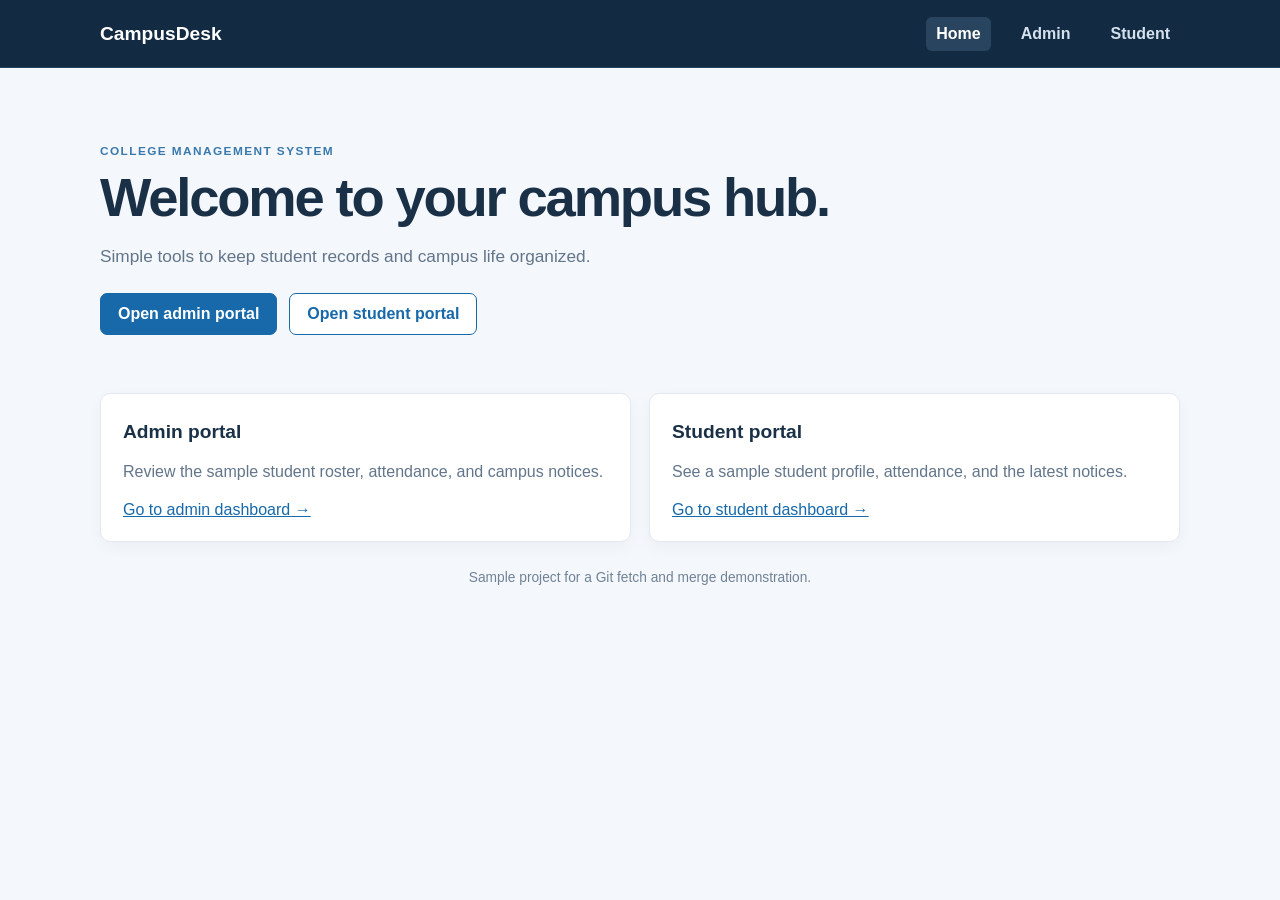
<file: index.html>
<!doctype html>
<html lang="en">
<head>
  <meta charset="utf-8">
  <meta name="viewport" content="width=device-width, initial-scale=1">
  <title>CampusDesk | College Management</title>
  <link rel="stylesheet" href="style.css">
</head>
<body>
  <header class="site-header">
    <a class="brand" href="index.html">CampusDesk</a>
    <nav aria-label="Main navigation">
      <a href="index.html" aria-current="page">Home</a>
      <a href="admin.html">Admin</a>
      <a href="user.html">Student</a>
    </nav>
  </header>
  <main class="container">
    <section class="hero">
      <p class="eyebrow">COLLEGE MANAGEMENT SYSTEM</p>
      <h1>Welcome to your campus hub.</h1>
      <p>Simple tools to keep student records and campus life organized.</p>
      <div class="actions">
        <a class="button" href="admin.html">Open admin portal</a>
        <a class="button button-secondary" href="user.html">Open student portal</a>
      </div>
    </section>
    <section class="portal-grid" aria-label="Available portals">
      <article class="card">
        <h2>Admin portal</h2>
        <p>Review the sample student roster, attendance, and campus notices.</p>
        <a href="admin.html">Go to admin dashboard →</a>
      </article>
      <article class="card">
        <h2>Student portal</h2>
        <p>See a sample student profile, attendance, and the latest notices.</p>
        <a href="user.html">Go to student dashboard →</a>
      </article>
    </section>
  </main>
  <footer class="site-footer">Sample project for a Git fetch and merge demonstration.</footer>
</body>
</html>
</file>
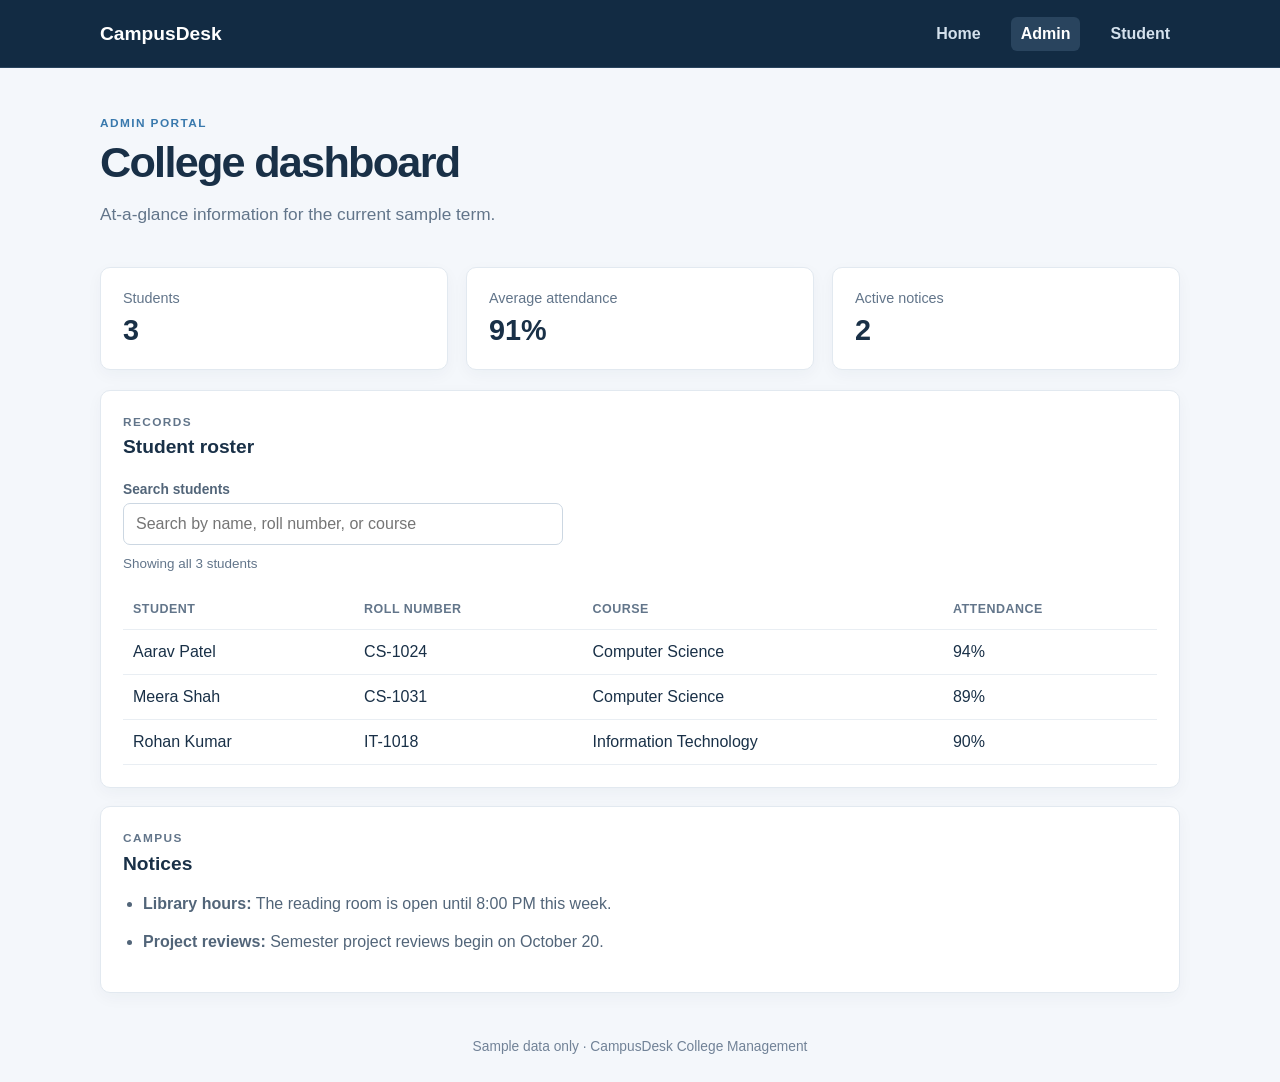
<file: admin.html>
<!doctype html>
<html lang="en">
<head>
  <meta charset="utf-8">
  <meta name="viewport" content="width=device-width, initial-scale=1">
  <title>Admin dashboard | CampusDesk</title>
  <link rel="stylesheet" href="style.css">
</head>
<body>
  <header class="site-header">
    <a class="brand" href="index.html">CampusDesk</a>
    <nav aria-label="Main navigation">
      <a href="index.html">Home</a>
      <a href="admin.html" aria-current="page">Admin</a>
      <a href="user.html">Student</a>
    </nav>
  </header>
  <main class="container">
    <div class="page-heading">
      <p class="eyebrow">ADMIN PORTAL</p>
      <h1>College dashboard</h1>
      <p>At-a-glance information for the current sample term.</p>
    </div>
    <section class="stats-grid" aria-label="College summary">
      <article class="card stat"><span>Students</span><strong>3</strong></article>
      <article class="card stat"><span>Average attendance</span><strong>91%</strong></article>
      <article class="card stat"><span>Active notices</span><strong>2</strong></article>
    </section>
    <section class="card section-card">
      <div class="section-heading">
        <div><p class="eyebrow">RECORDS</p><h2>Student roster</h2></div>
      </div>
      <label class="search-label" for="student-search">Search students</label>
      <input id="student-search" class="student-search" type="search" placeholder="Search by name, roll number, or course" data-student-search>
      <p class="search-status" data-search-status aria-live="polite">Showing all 3 students</p>
      <div class="table-wrap">
        <table>
          <thead><tr><th>Student</th><th>Roll number</th><th>Course</th><th>Attendance</th></tr></thead>
          <tbody>
            <tr><td>Aarav Patel</td><td>CS-1024</td><td>Computer Science</td><td>94%</td></tr>
            <tr><td>Meera Shah</td><td>CS-1031</td><td>Computer Science</td><td>89%</td></tr>
            <tr><td>Rohan Kumar</td><td>IT-1018</td><td>Information Technology</td><td>90%</td></tr>
          </tbody>
        </table>
      </div>
    </section>
    <section class="card section-card">
      <p class="eyebrow">CAMPUS</p>
      <h2>Notices</h2>
      <ul class="notice-list">
        <li><strong>Library hours:</strong> The reading room is open until 8:00 PM this week.</li>
        <li><strong>Project reviews:</strong> Semester project reviews begin on October 20.</li>
      </ul>
    </section>
  </main>
  <footer class="site-footer">Sample data only · CampusDesk College Management</footer>
  <script src="script.js"></script>
</body>
</html>
</file>
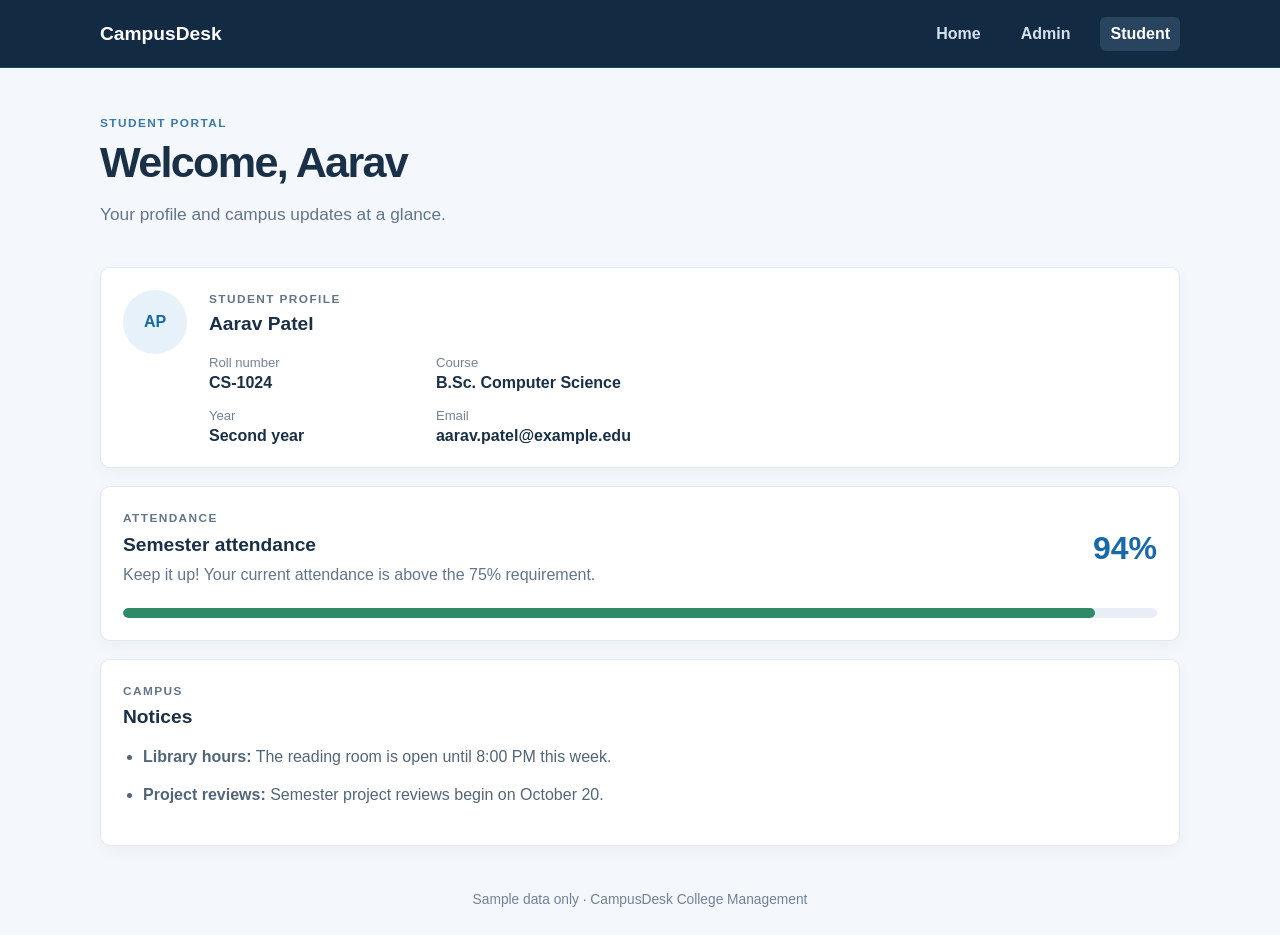
<file: user.html>
<!doctype html>
<html lang="en">
<head>
  <meta charset="utf-8">
  <meta name="viewport" content="width=device-width, initial-scale=1">
  <title>Student dashboard | CampusDesk</title>
  <link rel="stylesheet" href="style.css">
</head>
<body>
  <header class="site-header">
    <a class="brand" href="index.html">CampusDesk</a>
    <nav aria-label="Main navigation">
      <a href="index.html">Home</a>
      <a href="admin.html">Admin</a>
      <a href="user.html" aria-current="page">Student</a>
    </nav>
  </header>
  <main class="container">
    <div class="page-heading">
      <p class="eyebrow">STUDENT PORTAL</p>
      <h1>Welcome, Aarav</h1>
      <p>Your profile and campus updates at a glance.</p>
    </div>
    <section class="card profile-card">
      <div class="avatar" aria-hidden="true">AP</div>
      <div>
        <p class="eyebrow">STUDENT PROFILE</p>
        <h2>Aarav Patel</h2>
        <dl class="profile-details">
          <div><dt>Roll number</dt><dd>CS-1024</dd></div>
          <div><dt>Course</dt><dd>B.Sc. Computer Science</dd></div>
          <div><dt>Year</dt><dd>Second year</dd></div>
          <div><dt>Email</dt><dd>aarav.patel@example.edu</dd></div>
        </dl>
      </div>
    </section>
    <section class="card attendance-card">
      <div class="attendance-summary">
        <div>
          <p class="eyebrow">ATTENDANCE</p>
          <h2>Semester attendance</h2>
          <p>Keep it up! Your current attendance is above the 75% requirement.</p>
        </div>
        <strong class="attendance-percentage">94%</strong>
      </div>
      <div class="attendance-track" role="progressbar" aria-label="Attendance percentage" aria-valuemin="0" aria-valuemax="100" aria-valuenow="94">
        <span style="width: 94%"></span>
      </div>
    </section>
    <section class="card section-card">
      <p class="eyebrow">CAMPUS</p>
      <h2>Notices</h2>
      <ul class="notice-list">
        <li><strong>Library hours:</strong> The reading room is open until 8:00 PM this week.</li>
        <li><strong>Project reviews:</strong> Semester project reviews begin on October 20.</li>
      </ul>
    </section>
  </main>
  <footer class="site-footer">Sample data only · CampusDesk College Management</footer>
  <script src="script.js"></script>
</body>
</html>
</file>
<file: style.css>
:root {
  color-scheme: light;
  font-family: "Segoe UI", Arial, sans-serif;
  color: #193047;
  background: #f4f7fb;
  font-synthesis: none;
  text-rendering: optimizeLegibility;
}

* { box-sizing: border-box; }

body { margin: 0; min-width: 320px; }

a { color: #1769aa; }

.site-header {
  min-height: 68px;
  display: flex;
  align-items: center;
  justify-content: space-between;
  gap: 20px;
  padding: 12px max(24px, calc((100% - 1080px) / 2));
  background: #122b43;
  border-bottom: 1px solid #29445e;
}

.brand { color: #fff; font-size: 1.2rem; font-weight: 750; text-decoration: none; }

nav { display: flex; gap: 20px; }
nav a { padding: 8px 10px; border-radius: 6px; color: #d4e1ed; font-weight: 600; text-decoration: none; }
nav a:hover, nav a[aria-current="page"] { background: #29445e; color: #fff; }

.container { width: min(100% - 40px, 1080px); margin: 0 auto; }
.hero { padding: 76px 0 58px; }
.hero h1, .page-heading h1 { margin: 8px 0 12px; font-size: clamp(2rem, 5vw, 3.4rem); letter-spacing: -.04em; }
.hero > p:not(.eyebrow), .page-heading > p:not(.eyebrow) { color: #62758a; font-size: 1.08rem; }
.eyebrow { margin: 0; color: #3979ad; font-size: .74rem; font-weight: 750; letter-spacing: .12em; }
.actions { display: flex; flex-wrap: wrap; gap: 12px; margin-top: 26px; }
.button { display: inline-block; padding: 11px 17px; border: 1px solid #1769aa; border-radius: 7px; background: #1769aa; color: #fff; font-weight: 650; text-decoration: none; }
.button-secondary { background: #fff; color: #1769aa; }
.portal-grid, .stats-grid { display: grid; grid-template-columns: repeat(2, minmax(0, 1fr)); gap: 18px; }
.card { padding: 22px; border: 1px solid #e2e9f0; border-radius: 10px; background: #fff; box-shadow: 0 5px 16px rgb(25 48 71 / 4%); }
.portal-grid .card { transition: transform .15s ease, box-shadow .15s ease; }
.portal-grid .card:hover { transform: translateY(-2px); box-shadow: 0 10px 24px rgb(25 48 71 / 9%); }
.card h2 { margin: 5px 0 10px; font-size: 1.2rem; }
.card p { color: #62758a; line-height: 1.6; }
.page-heading { padding: 48px 0 24px; }
.page-heading h1 { font-size: clamp(2rem, 4vw, 2.7rem); }
.stats-grid { grid-template-columns: repeat(3, minmax(0, 1fr)); margin-bottom: 20px; }
.stat span { display: block; color: #62758a; font-size: .9rem; }
.stat strong { display: block; margin-top: 8px; font-size: 1.8rem; }
.section-card { margin: 18px 0; }
.search-label { display: block; margin: 0 0 6px; color: #526579; font-size: .86rem; font-weight: 650; }
.student-search { width: min(100%, 440px); padding: 11px 12px; border: 1px solid #ccd7e2; border-radius: 7px; color: #193047; font: inherit; }
.student-search:focus { border-color: #1769aa; outline: 3px solid rgb(23 105 170 / 16%); }
.search-status { margin: 8px 0 14px; color: #718297; font-size: .84rem; }
tr[hidden] { display: none; }
.section-heading { display: flex; align-items: center; justify-content: space-between; margin-bottom: 14px; }
.table-wrap { overflow-x: auto; }
table { width: 100%; border-collapse: collapse; text-align: left; }
th, td { padding: 13px 10px; border-bottom: 1px solid #e9eef3; white-space: nowrap; }
th { color: #62758a; font-size: .78rem; letter-spacing: .04em; text-transform: uppercase; }
.notice-list { display: grid; gap: 12px; padding-left: 20px; color: #526579; line-height: 1.6; }
.profile-card { display: flex; align-items: flex-start; gap: 22px; }
.avatar { display: grid; width: 64px; height: 64px; flex: 0 0 64px; place-items: center; border-radius: 50%; background: #e7f1fa; color: #1769aa; font-weight: 750; }
.profile-details { display: grid; grid-template-columns: repeat(2, minmax(0, 1fr)); gap: 16px 32px; margin: 20px 0 0; }
.profile-details dt { color: #718297; font-size: .82rem; }
.profile-details dd { margin: 4px 0 0; font-weight: 650; }
.attendance-card { margin: 18px 0; }
.attendance-summary { display: flex; align-items: center; justify-content: space-between; gap: 20px; }
.attendance-summary h2 { margin: 6px 0; }
.attendance-summary p:not(.eyebrow) { margin: 0; color: #62758a; }
.attendance-percentage { color: #1769aa; font-size: 2rem; }
.attendance-track { height: 10px; overflow: hidden; margin-top: 20px; border-radius: 999px; background: #e7eef5; }
.attendance-track span { display: block; height: 100%; border-radius: inherit; background: #318a67; }
.site-footer { padding: 28px 20px; color: #718297; font-size: .86rem; text-align: center; }

@media (max-width: 640px) {
  .site-header { align-items: flex-start; flex-direction: column; gap: 12px; }
  nav { gap: 16px; }
  .container { width: min(100% - 28px, 1080px); }
  .hero { padding: 52px 0 38px; }
  .portal-grid, .stats-grid { grid-template-columns: 1fr; }
  .profile-card { flex-direction: column; }
  .profile-details { grid-template-columns: 1fr; }
  .attendance-summary { align-items: flex-start; }
  th, td { padding: 11px 8px; }
}
</file>
